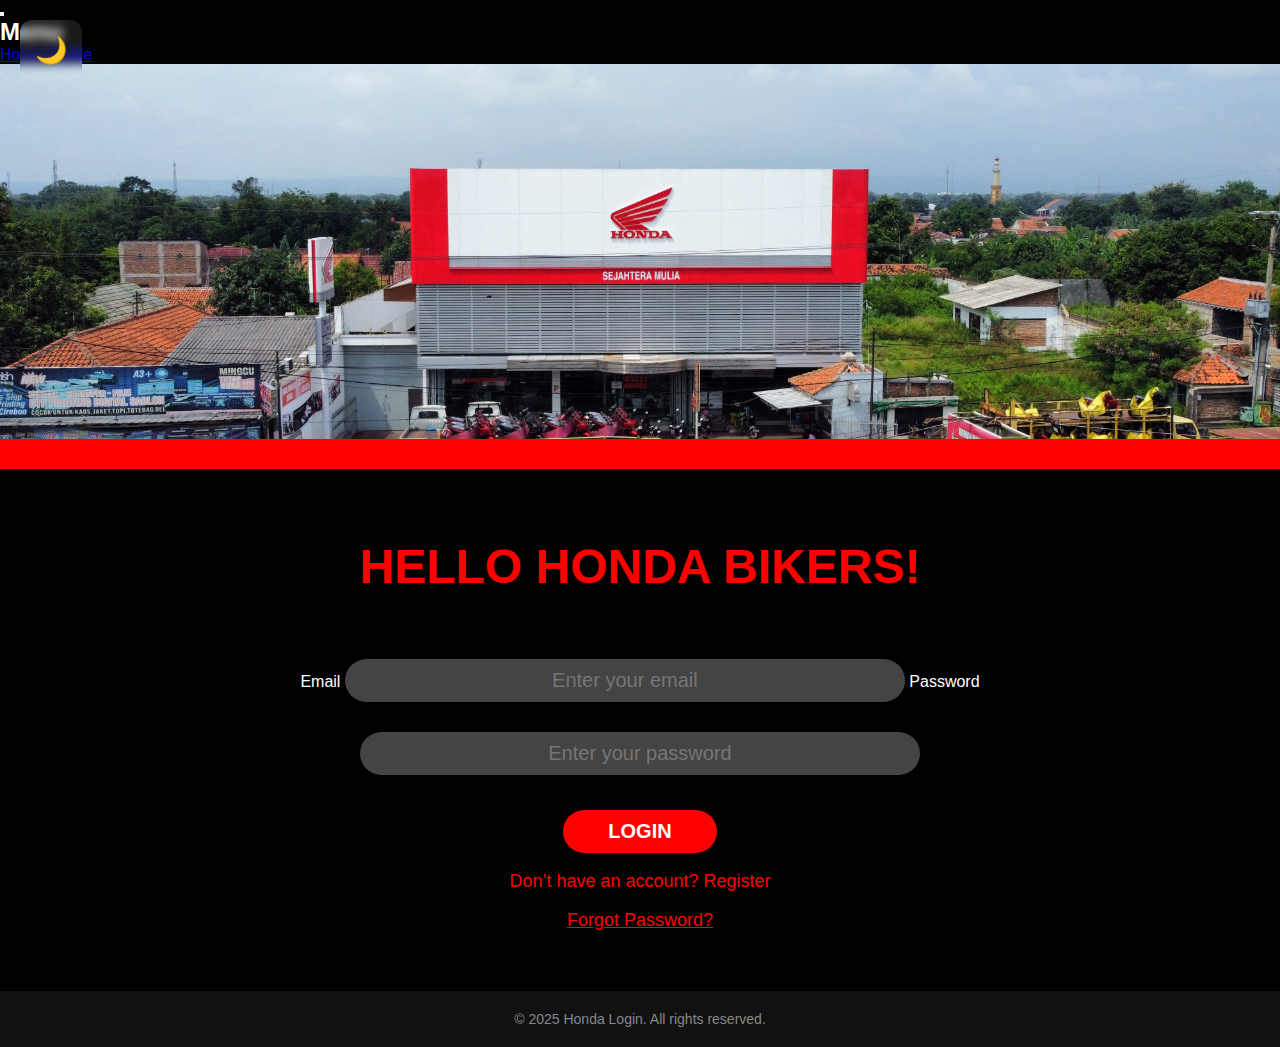
<file: index.html>
<!DOCTYPE html>
<html lang="en">
<head>
    <meta charset="UTF-8" />
    <meta name="viewport" content="width=device-width, initial-scale=1.0" />
    <title>Honda Login</title>
    <link href='https://cdn.boxicons.com/3.0.6/fonts/basic/boxicons.min.css' rel='stylesheet'>
    <link rel="stylesheet" href="style.css" />
</head>

<body>

    <!-- sidebar button -->
    <button id="sidebar-toggle"><i class='bx bx-menu'></i></button>

    <!-- sidebar -->
    <div id="sidebar">
        <h2 class="sidebar-title">Menu</h2>

        <a href="index.html" class="sidebar-item">Home</a>
        <a href="profile.html" class="sidebar-item">Profile</a>

        <!-- dark mode button -->
        <button id="mode-toggle" class="sidebar-btn">🌙 Dark Mode</button>
    </div>

    <!-- overlay -->
    <div id="overlay"></div>

    <!-- honda image -->
    <header class="header-img"></header>

    <!-- login -->
    <main class="login-container">
        <h1>HELLO HONDA BIKERS!</h1>
        <form class="form" action="main.html" method="GET">
            <label class="input-label">Email</label>
            <input type="email" class="input-box" placeholder="Enter your email" required>
            <label class="input-label">Password</label>
            <input type="password" class="input-box" placeholder="Enter your password" required>

            <button class="login-btn" type="submit">LOGIN</button>
        </form>

        <a href="register.html" class="register-link">Don’t have an account? Register</a>
        <a href="forgot-password.html" class="forgot-link">Forgot Password?</a>
    </main>

    <!-- footer -->
    <footer class="site-footer">
        <p>&copy; 2025 Honda Login. All rights reserved.</p>
    </footer>
    <script src="script.js"></script>

</body>
</html>
</file>
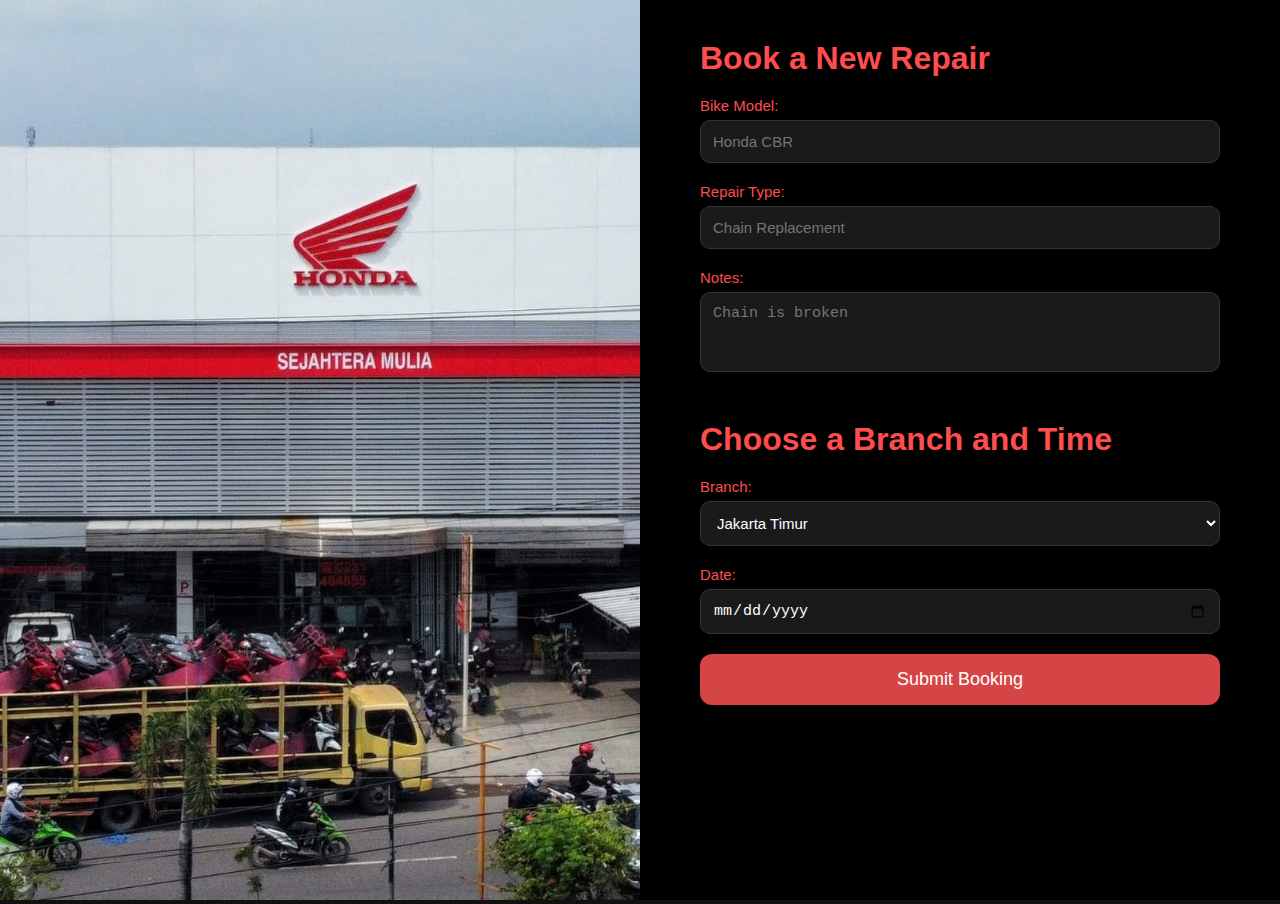
<file: Booking page.html>
<!DOCTYPE html>
<html lang="en">
<head>
  <meta charset="UTF-8" />
  <meta name="viewport" content="width=device-width, initial-scale=1.0" />
  <title>Repair Booking</title>
  <link rel="stylesheet" href="Booking page.css
  " />
</head>
<body>
    <div class="image-container">
        <img src="images/honda.jpg" alt="Honda Service Center">
    </div>

    <div class="container">
    <h2>Book a New Repair</h2>

    <label>Bike Model:</label>
    <input type="text" placeholder="Honda CBR" />

    <label>Repair Type:</label>
    <input type="text" placeholder="Chain Replacement" />

    <label>Notes:</label>
    <textarea placeholder="Chain is broken"></textarea>

    <h2 style="margin-top: 25px;">Choose a Branch and Time</h2>

    <label>Branch:</label>
    <select class="dropdown">
    <option value="jakarta">Jakarta Timur</option>
    <option value="bandung">Bandung Selatan</option>
    </select>

    <label>Date:</label>
    <input type="date" class="dropdown" />

    <button class="submit-btn" onclick="window.location.href='main.html'">Submit Booking</button>
</div>
</body>
</html>
</file>
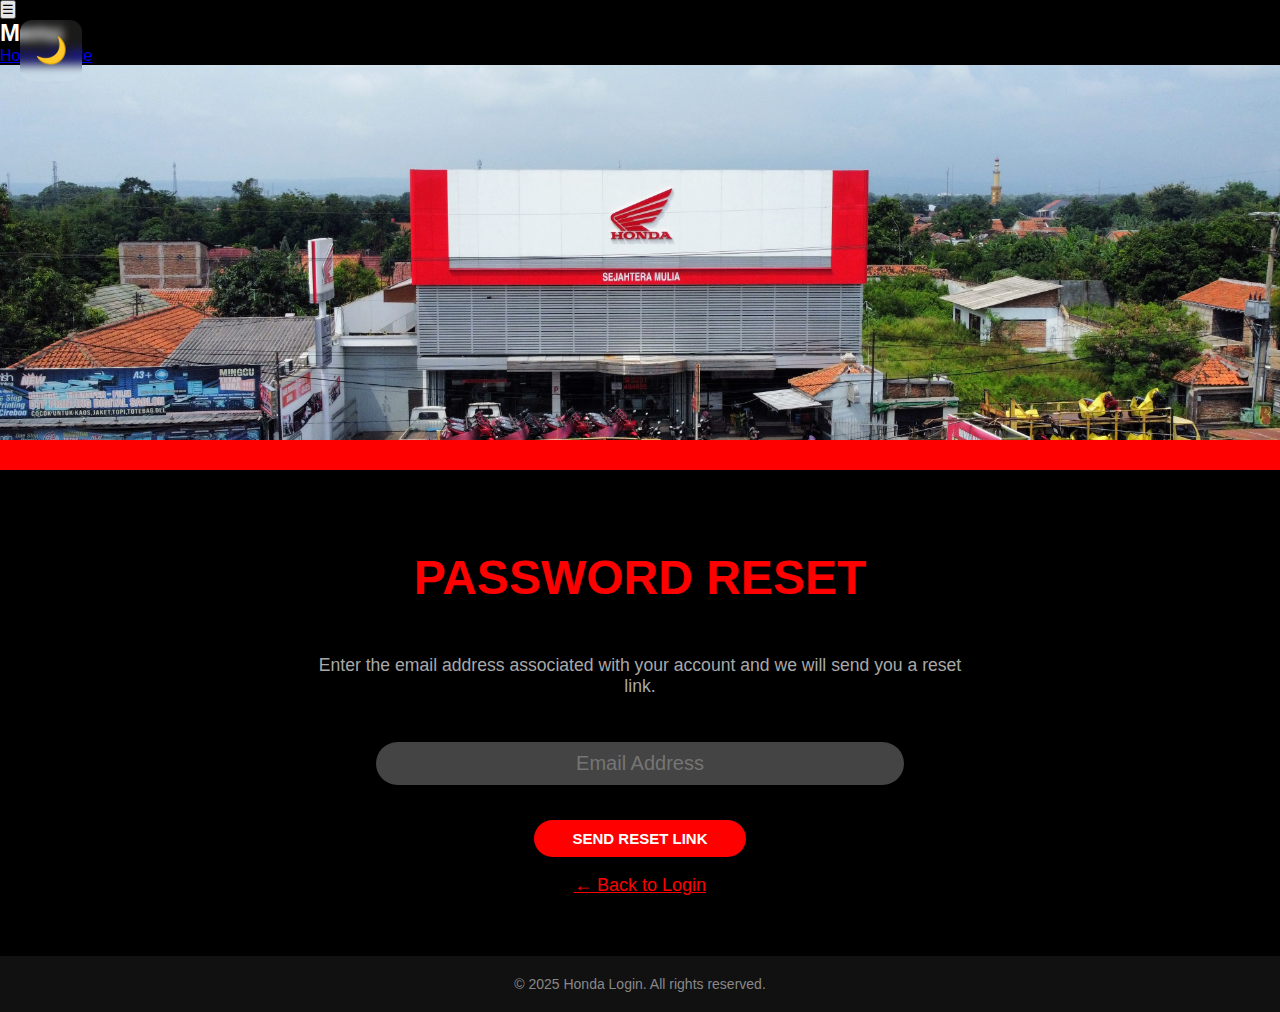
<file: forgot-password.html>
<!DOCTYPE html>
<html lang="en">
<head>
    <meta charset="UTF-8" />
    <meta name="viewport" content="width=device-width, initial-scale=1.0" />
    <title>Honda Forgot Password</title>
    <link rel="stylesheet" href="style.css" />
    <link rel="stylesheet" href="forgot-password.css" />
</head>

<body>

    <!-- SIDEBAR TOGGLE BUTTON -->
<button id="sidebar-toggle">☰</button>

<!-- SIDEBAR -->
<div id="sidebar">
    <h2 class="sidebar-title">Menu</h2>

    <a href="index.html" class="sidebar-item">Home</a>
    <a href="profile.html" class="sidebar-item">Profile</a>

    <!-- Dark Mode Button -->
    <button id="mode-toggle" class="sidebar-btn">🌙 Dark Mode</button>
</div>

<!-- overlay when sidebar is being open -->
<div id="overlay"></div>

    <!-- header -->
    <header class="header-img">
    </header>
    
    <!-- diagonal redline -->
    <div class="diagonal"></div>

    <!-- forgot password -->
    <main class="forgot-container login-container">
        <h1>PASSWORD RESET</h1>
        <p class="instruction-text">Enter the email address associated with your account and we will send you a reset link.</p>

        <form class="form">
            <input type="email" class="input-box" placeholder="Email Address" required>
            
            <button class="login-btn" type="submit">SEND RESET LINK</button>
        </form>

        <a href="index.html" class="back-link">← Back to Login</a>
    </main>
    
    <!-- footer -->
    <footer class="site-footer">
        <p>&copy; 2025 Honda Login. All rights reserved.</p>
    </footer>

    <!-- scripts -->
    <script src="script.js"></script>
    <script src="forgot-password.js"></script>
</body>
</html>
</file>
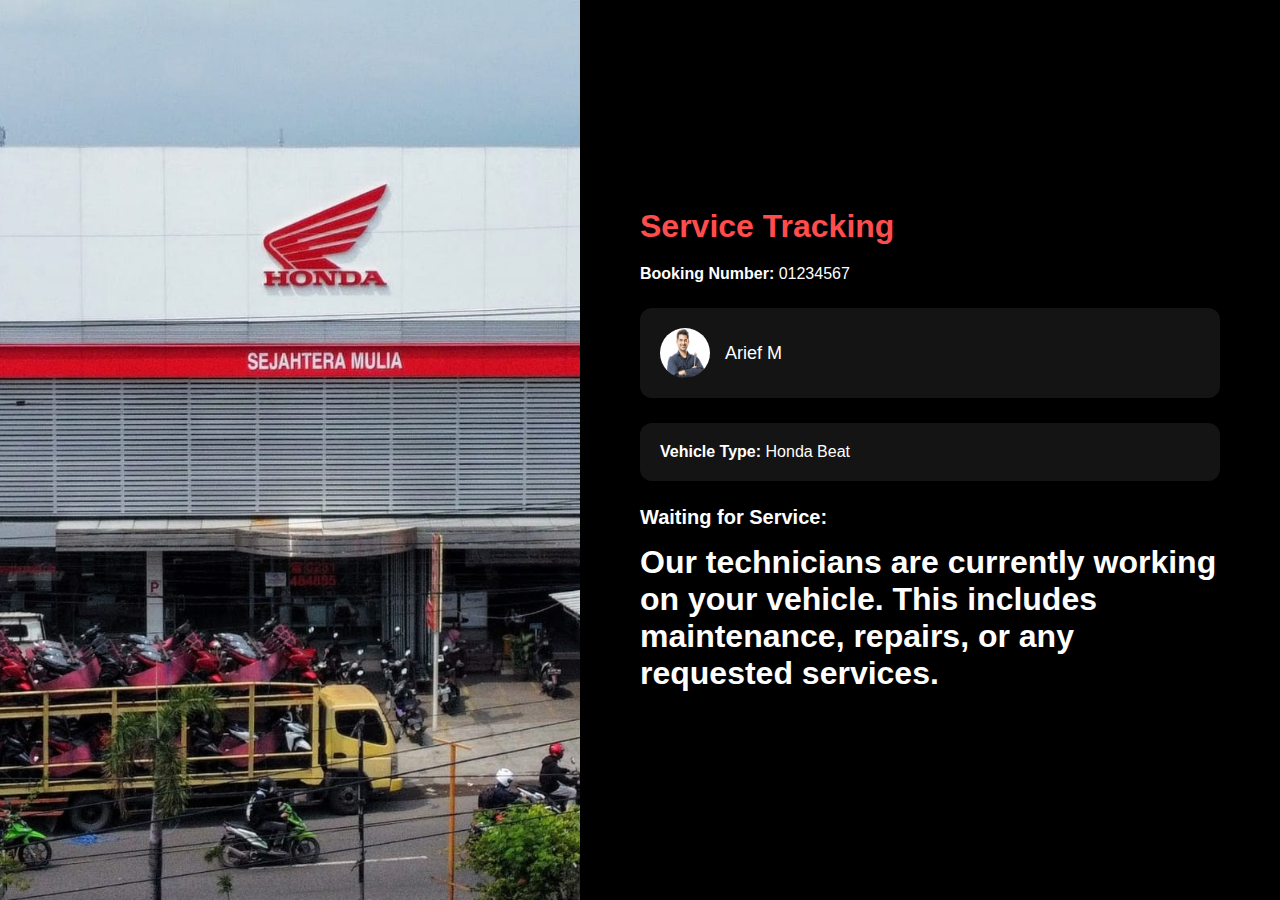
<file: In service.html>
<!DOCTYPE html>
<html lang="en">
<head>
<meta charset="UTF-8">
<meta name="viewport" content="width=device-width, initial-scale=1.0">
<title>Service Tracking</title>
<link rel="stylesheet" href="In service.css">
<link rel="stylesheet" href="cecil-light.css">


</head>
<body>
<div class="container">

    <div class="image-container">
        <img src="images/honda.jpg" alt="Honda Service Center">
    </div>
    
    <div class="card">
        <h2>Service Tracking</h2>
        <p><strong>Booking Number:</strong> 01234567</p>
        
        <div class="mechanic-box">
            <div class="mechanic-info">
                <img src="images/mechanic.jpg" alt="Mechanic">
                <span>Arief M</span>
            </div>
        </div>
        
        <div class="vehicle-box">
            <p><strong>Vehicle Type:</strong> Honda Beat</p>
        </div>
        
        <h3>Waiting for Service:</h3>
        <h1>Our technicians are currently working on your vehicle. This includes maintenance, repairs, or any requested services.</h1>
        


        </div>
    </div>
</div>
</body>

<script>
    const savedMode = localStorage.getItem('theme'); 
    if (savedMode === 'light') {
        console.log("enabling light mode")
        document.body.classList.add('light-mode');
    }
</script>

</html>
</file>
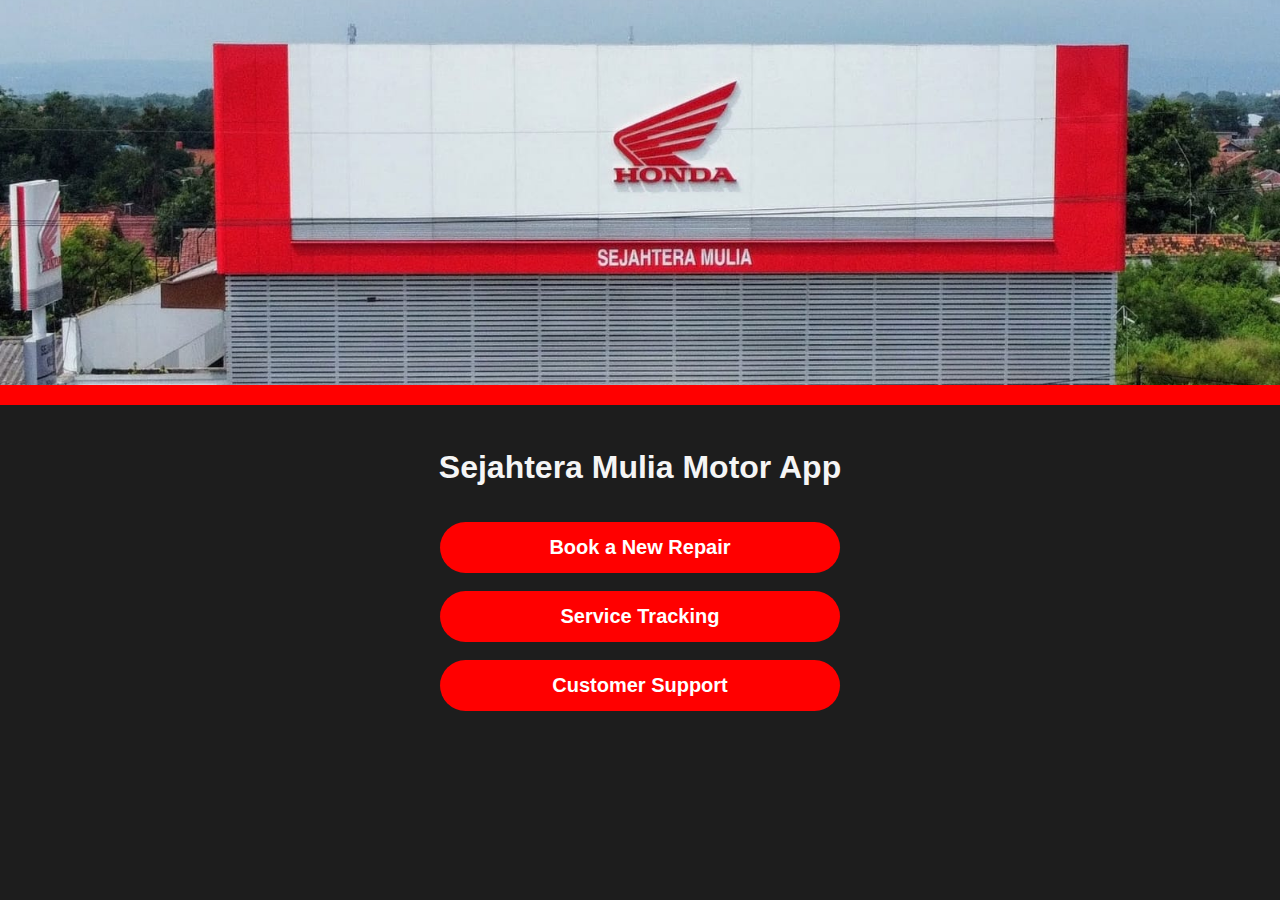
<file: main.html>
<!DOCTYPE html>
<html lang="en">

<head>
    <meta charset="UTF-8">
    <meta name="viewport" content="width=device-width, initial-scale=1.0">
    <link rel="stylesheet" href="styles.css">
    <title>Sejahtera Mulia Motor App</title>
</head>

<body style="text-align: center;">
    <img src="media/shop.jpg" alt="Site Banner" class="banner">
    <h1>Sejahtera Mulia Motor App</h1>
    <br><br>
    <a class="button" href="Booking page.html">Book a New Repair</a>
    <br><br>
    <a class="button" href="Tracking page.html">Service Tracking</a>
    <br><br>
    <a class="button" href="support.html">Customer Support</a>
</body>

</html>
</file>
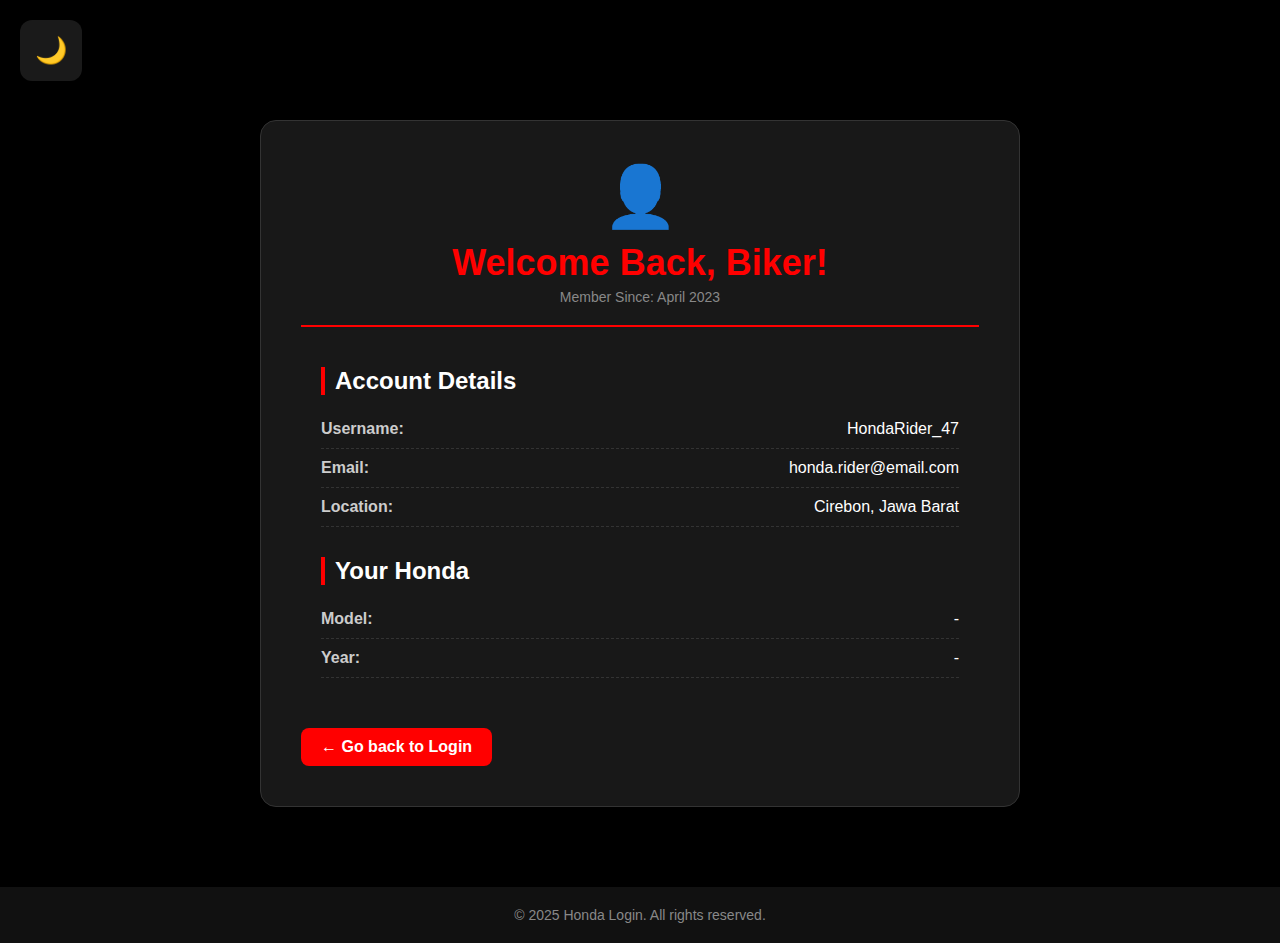
<file: profile.html>
<!DOCTYPE html>
<html lang="en">
<head>
    <meta charset="UTF-8" />
    <meta name="viewport" content="width=device-width, initial-scale=1.0" />
    <title>Honda User Profile</title>
    <!-- Use the main stylesheet for global styles (like body/light-mode) -->
    <link rel="stylesheet" href="style.css" />
    <!-- Link to the specific profile page styles -->
    <link rel="stylesheet" href="profile.css" />
</head>

<body>
    <!-- DARK MODE TOGGLE -->
    <button id="mode-toggle" aria-label="Toggle Dark Mode">🌙</button>

    <main class="profile-container">
        <div class="profile-card">
            <div class="profile-header">
                <span class="profile-icon">👤</span>
                <h1>Welcome Back, Biker!</h1>
                <p class="member-since">Member Since: April 2023</p>
            </div>
            
            <section class="user-details">
                <h2>Account Details</h2>
                <div class="detail-row">
                    <span class="label">Username:</span>
                    <span class="value">HondaRider_47</span>
                </div>
                <div class="detail-row">
                    <span class="label">Email:</span>
                    <span class="value">honda.rider@email.com</span>
                </div>
                <div class="detail-row">
                    <span class="label">Location:</span>
                    <span class="value">Cirebon, Jawa Barat</span>
                </div>
            </section>

            <section class="bike-info">
                <h2>Your Honda</h2>
                <div class="bike-details">
                    <span class="label">Model:</span>
                    <span class="value">-</span>
                </div>
                <div class="bike-details">
                    <span class="label">Year:</span>
                    <span class="value">-</span>
                </div>
            </section>

            <a href="index.html" class="back-link">← Go back to Login</a>
        </div>
    </main>
    
    <!-- FOOTER -->
    <footer class="site-footer">
        <p>&copy; 2025 Honda Login. All rights reserved.</p>
    </footer>

    <!-- Use the main script for dark mode functionality -->
    <script src="script.js"></script>
    <script src="profile.js"></script>
</body>
</html>
</file>
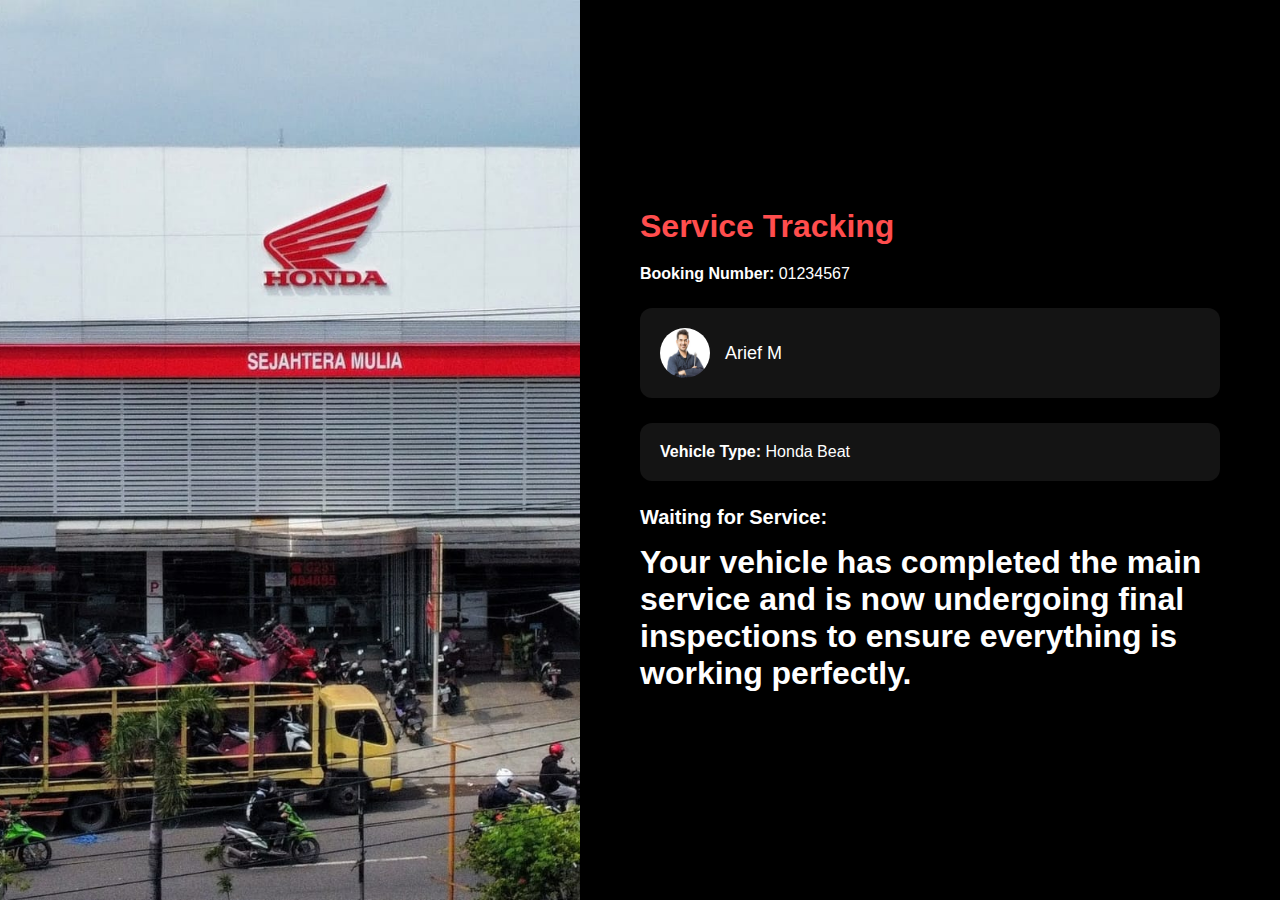
<file: Quality Check.html>
<!DOCTYPE html>
<html lang="en">
<head>
<meta charset="UTF-8">
<meta name="viewport" content="width=device-width, initial-scale=1.0">
<title>Service Tracking</title>
<link rel="stylesheet" href="Quality Check.css">
<link rel="stylesheet" href="cecil-light.css">

</head>
<body>
<div class="container">

    <div class="image-container">
        <img src="images/honda.jpg" alt="Honda Service Center">
    </div>
    

    <div class="card">
        <h2>Service Tracking</h2>
        <p><strong>Booking Number:</strong> 01234567</p>
        
        <div class="mechanic-box">
            <div class="mechanic-info">
                <img src="images/mechanic.jpg" alt="Mechanic">
                <span>Arief M</span>
            </div>
        </div>
        
        <div class="vehicle-box">
            <p><strong>Vehicle Type:</strong> Honda Beat</p>
        </div>
        
        <h3>Waiting for Service:</h3>
        <h1>Your vehicle has completed the main service and is now undergoing final inspections to ensure everything is working perfectly.</h1>

        </div>
    </div>
</div>
</body>

<script>
    const savedMode = localStorage.getItem('theme'); 
    if (savedMode === 'light') {
        console.log("enabling light mode")
        document.body.classList.add('light-mode');
    }
</script>

</html>
</file>
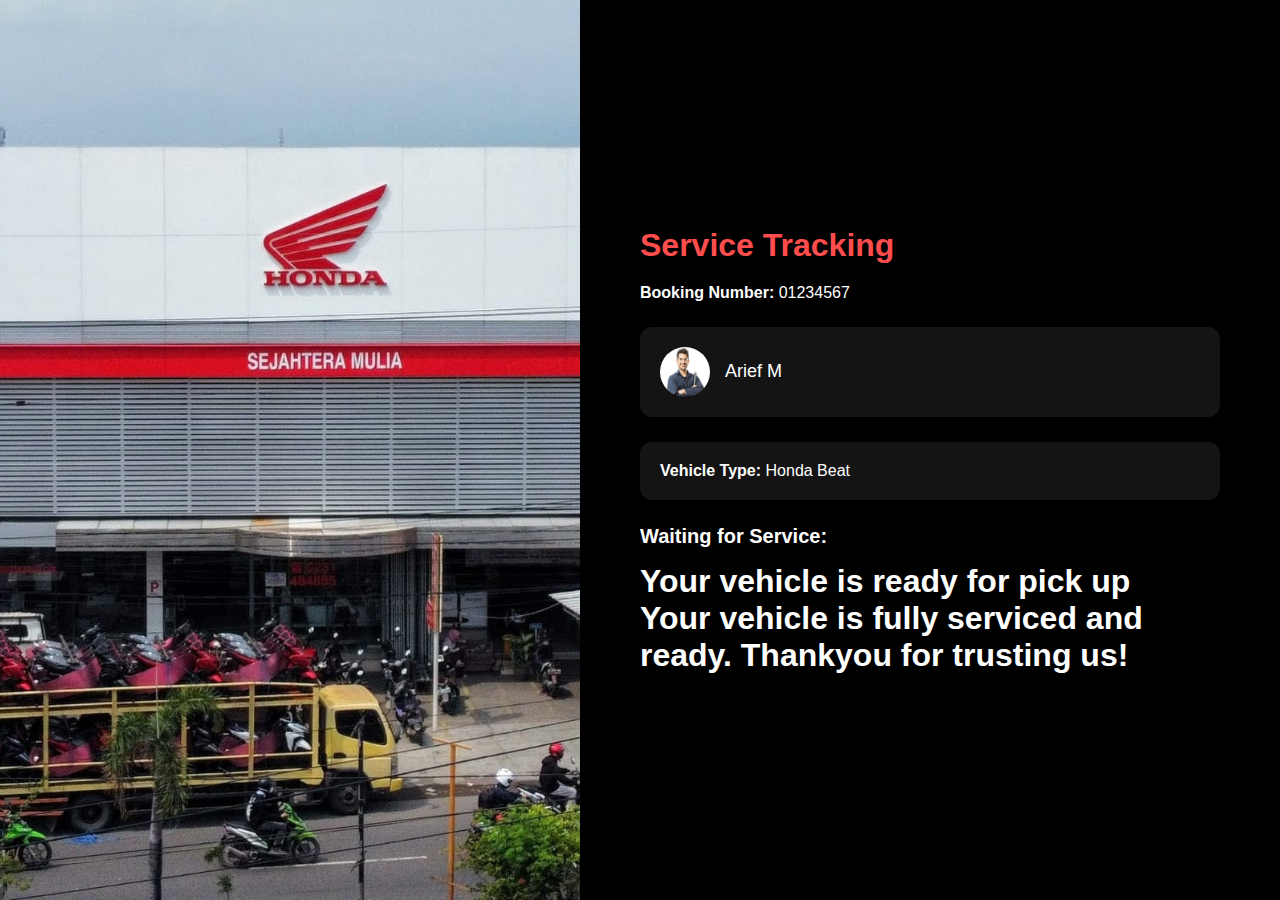
<file: Ready.html>
<!DOCTYPE html>
<html lang="en">
<head>
<meta charset="UTF-8">
<meta name="viewport" content="width=device-width, initial-scale=1.0">
<title>Service Tracking</title>
<link rel="stylesheet" href="Ready.css">
</head>
<body>
<div class="container">

    <div class="image-container">
        <img src="images/honda.jpg" alt="Honda Service Center">
    </div>
    

    <div class="card">
        <h2>Service Tracking</h2>
        <p><strong>Booking Number:</strong> 01234567</p>
        
        <div class="mechanic-box">
            <div class="mechanic-info">
                <img src="images/mechanic.jpg" alt="Mechanic">
                <span>Arief M</span>
            </div>
        </div>
        
        <div class="vehicle-box">
            <p><strong>Vehicle Type:</strong> Honda Beat</p>
        </div>
        
        <h3>Waiting for Service:</h3>
        <h1>Your vehicle is ready for pick up</h1>
        <h1>Your vehicle is fully serviced and ready. Thankyou for trusting us!</h1>

        </div>
    </div>
</div>
</body>
</html>
</file>
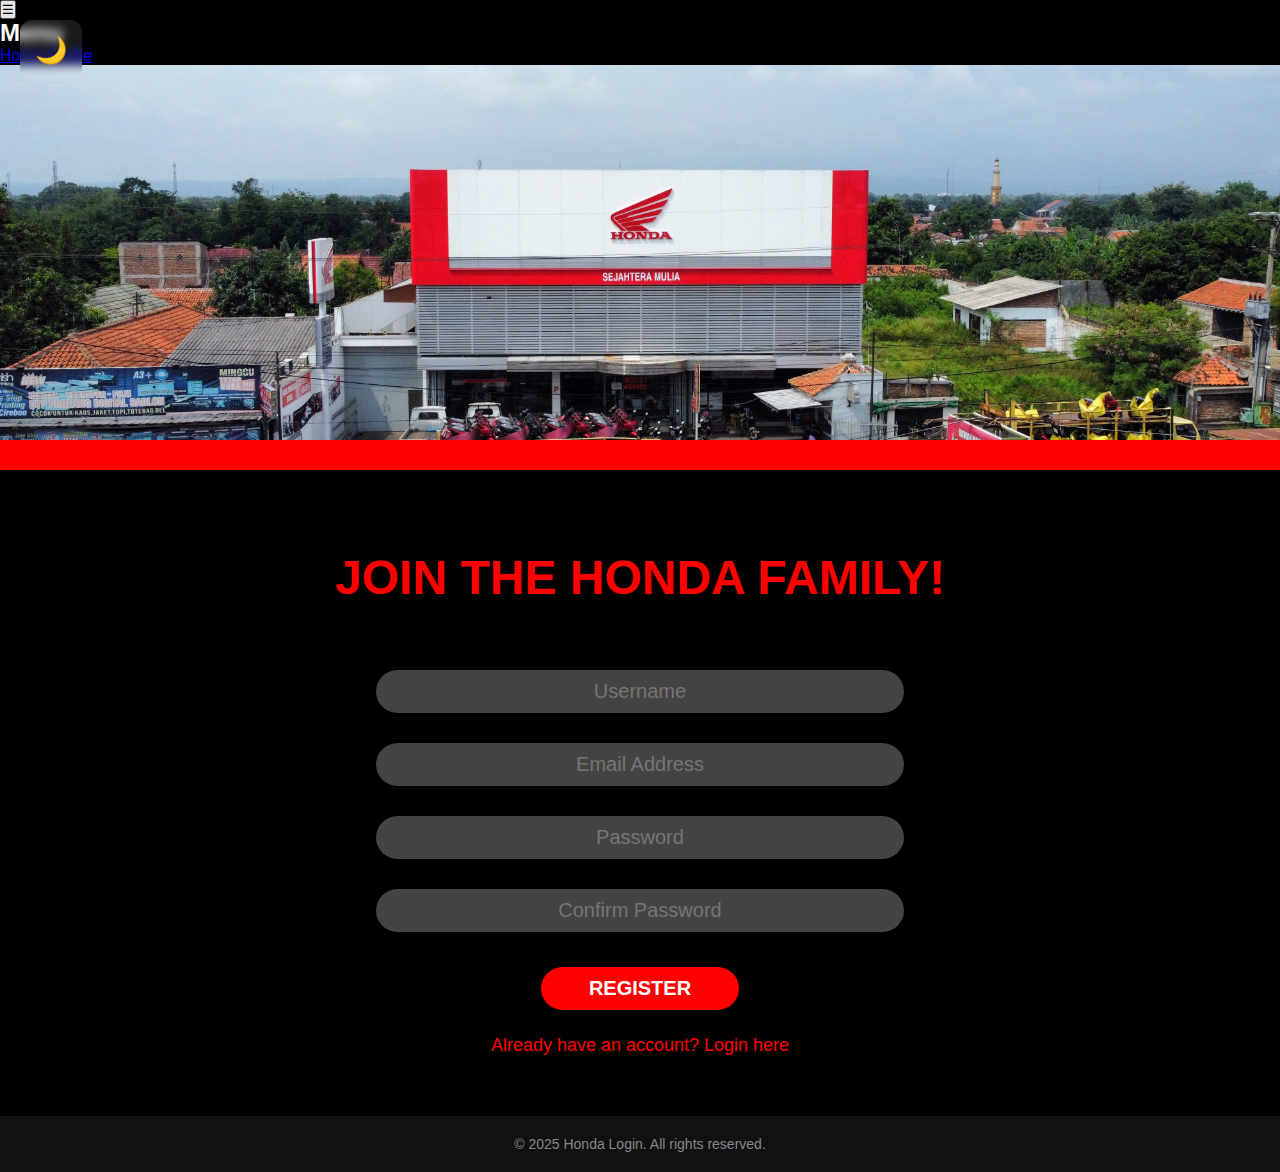
<file: register.html>
<!DOCTYPE html>
<html lang="en">
<head>
    <meta charset="UTF-8" />
    <meta name="viewport" content="width=device-width, initial-scale=1.0" />
    <title>Honda Register</title>
    <link rel="stylesheet" href="style.css" />
    <link rel="stylesheet" href="register.css" />
</head>

<body>

    <!-- SIDEBAR TOGGLE BTN -->
<button id="sidebar-toggle">☰</button>

<!-- SIDEBAR -->
<div id="sidebar">
    <h2 class="sidebar-title">Menu</h2>

    <a href="index.html" class="sidebar-item">Home</a>
    <a href="profile.html" class="sidebar-item">Profile</a>

    <button id="mode-toggle" class="sidebar-btn">🌙 Dark Mode</button>
</div>

<!-- OVERLAY -->
<div id="overlay"></div>


    <!-- HEADER -->
    <header class="header-img">
    </header>
    
    <!-- RED DIAGONAL STRIP -->
    <div class="diagonal"></div>

    <!-- REGISTER AREA -->
    <main class="register-container login-container">
        <h1>JOIN THE HONDA FAMILY!</h1>

        <form class="form">
            <input type="text" class="input-box" placeholder="Username" required>
            <input type="email" class="input-box" placeholder="Email Address" required>
            <input type="password" class="input-box" placeholder="Password" required>
            <input type="password" class="input-box" placeholder="Confirm Password" required>
            <button class="login-btn" type="submit">REGISTER</button>
        </form>

        <a href="index.html" class="register-link">Already have an account? Login here</a>
    </main>
    
    <!-- FOOTER -->
    <footer class="site-footer">
        <p>&copy; 2025 Honda Login. All rights reserved.</p>
    </footer>

    <!-- Scripts -->
    <script src="script.js"></script>
    <script src="register.js"></script>
</body>
</html>
</file>
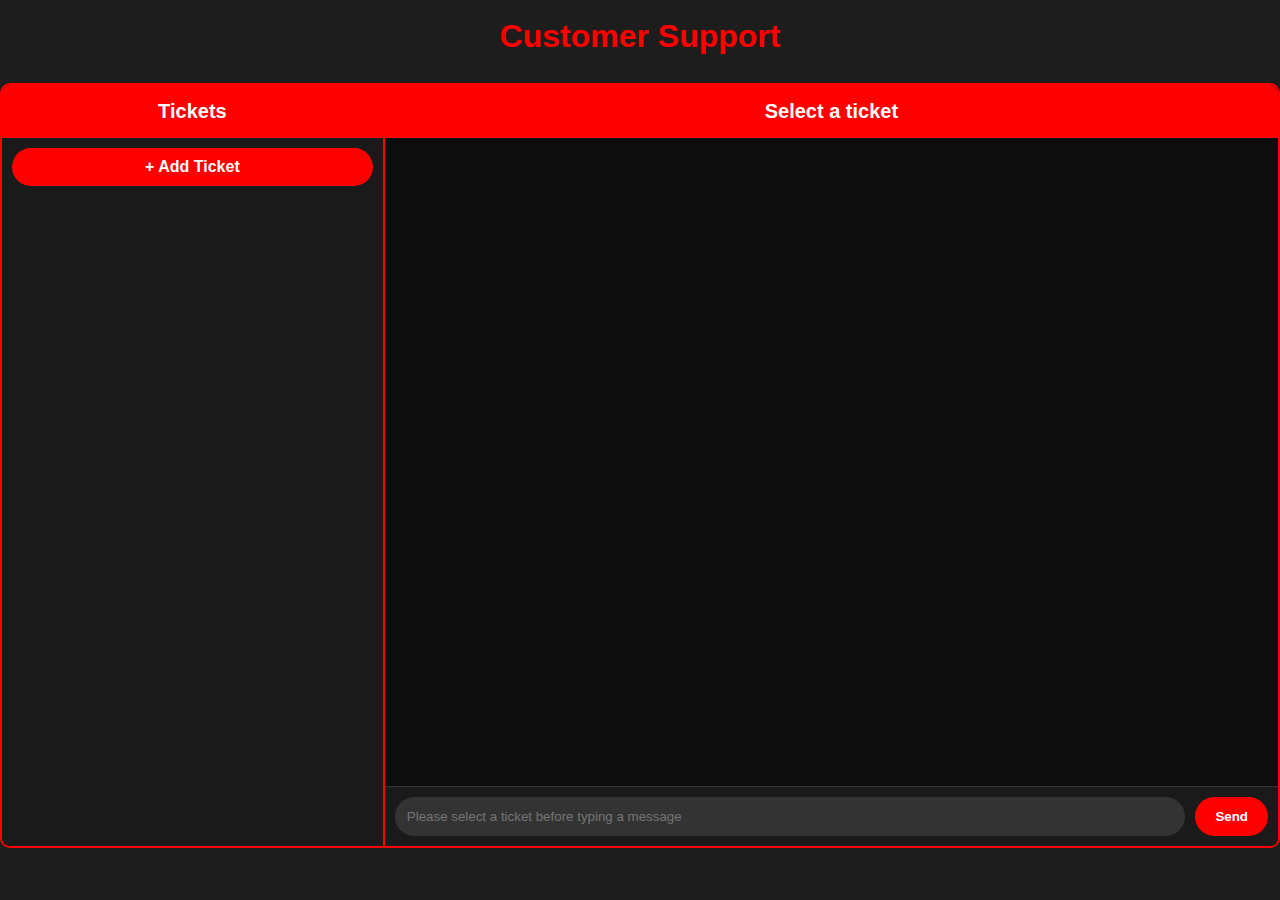
<file: support.html>
<!DOCTYPE html>
<html lang="en">

<head>
    <meta charset="UTF-8">
    <meta name="viewport" content="width=device-width, initial-scale=1.0">
    <link rel="stylesheet" href="styles.css">
    <link rel="stylesheet" href="support.css">
    <title>Customer Support</title>
</head>

<body>
    <div id="head">
        <br>
        <h1 style="color:red; margin-bottom:10px;">Customer Support</h1>
        <br>
    </div>

    <div class="container">
        <div class="sidebar">
            <div class="sidebar-header">Tickets</div>
            <div class="addTicket" id="addTicketBtn">+ Add Ticket</div>
            <div class="ticket-list" id="ticketList"></div>
        </div>

        <div class="chat-area">
            <div class="chat-header" id="chatHeader">Select a ticket</div>
            <div id="chatWindow"></div>

            <div class="inputBar">
                <input type="text" id="chatInput" placeholder="Please select a ticket before typing a message" disabled>
                <button id="sendBtn" disabled>Send</button>
            </div>
        </div>
    </div>

    <script src="support.js"></script>
</body>

</html>
</file>
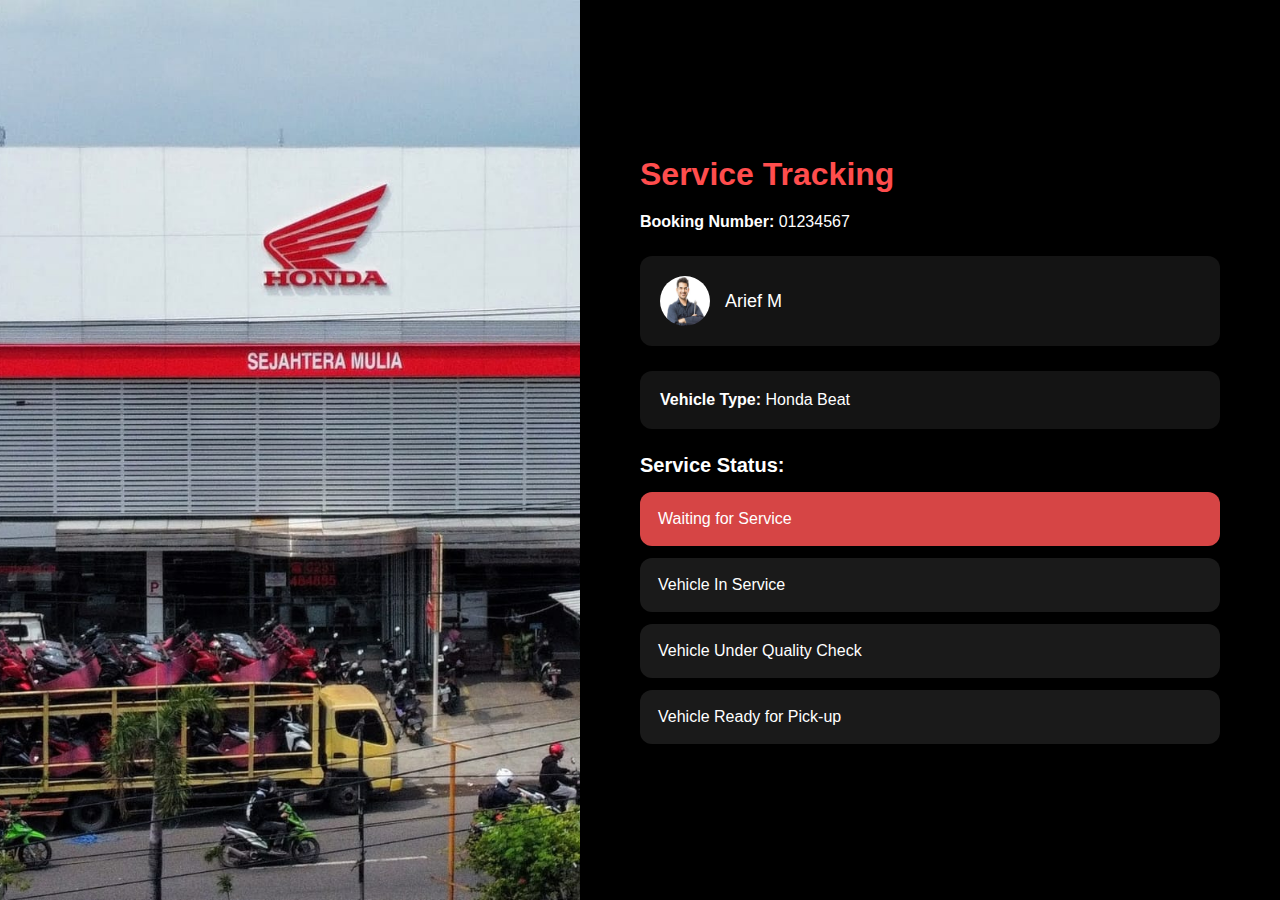
<file: Tracking page.html>
<!DOCTYPE html>
<html lang="en">
<head>
<meta charset="UTF-8">
<meta name="viewport" content="width=device-width, initial-scale=1.0">
<title>Service Tracking</title>
<link rel="stylesheet" href="Tracking page.css">
</head>
<body>
<div class="container">

    <div class="image-container">
        <img src="images/honda.jpg" alt="Honda Service Center">
    </div>
    

    <div class="card">
        <h2>Service Tracking</h2>
        <p><strong>Booking Number:</strong> 01234567</p>
        
        <div class="mechanic-box">
            <div class="mechanic-info">
                <img src="images/mechanic.jpg" alt="Mechanic">
                <span>Arief M</span>
            </div>
        </div>
        
        <div class="vehicle-box">
            <p><strong>Vehicle Type:</strong> Honda Beat</p>
        </div>
        
        <h3>Service Status:</h3>
        <div class="status-list">
            <a href="waiting.html" class="status active">Waiting for Service</a>
            <a href="In service.html" class="status">Vehicle In Service</a>
            <a href="Quality Check.html" class="status">Vehicle Under Quality Check</a>
            <a href="Ready.html" class="status">Vehicle Ready for Pick-up</a>
        </div>
    </div>
</div>
</body>
</html>
</file>
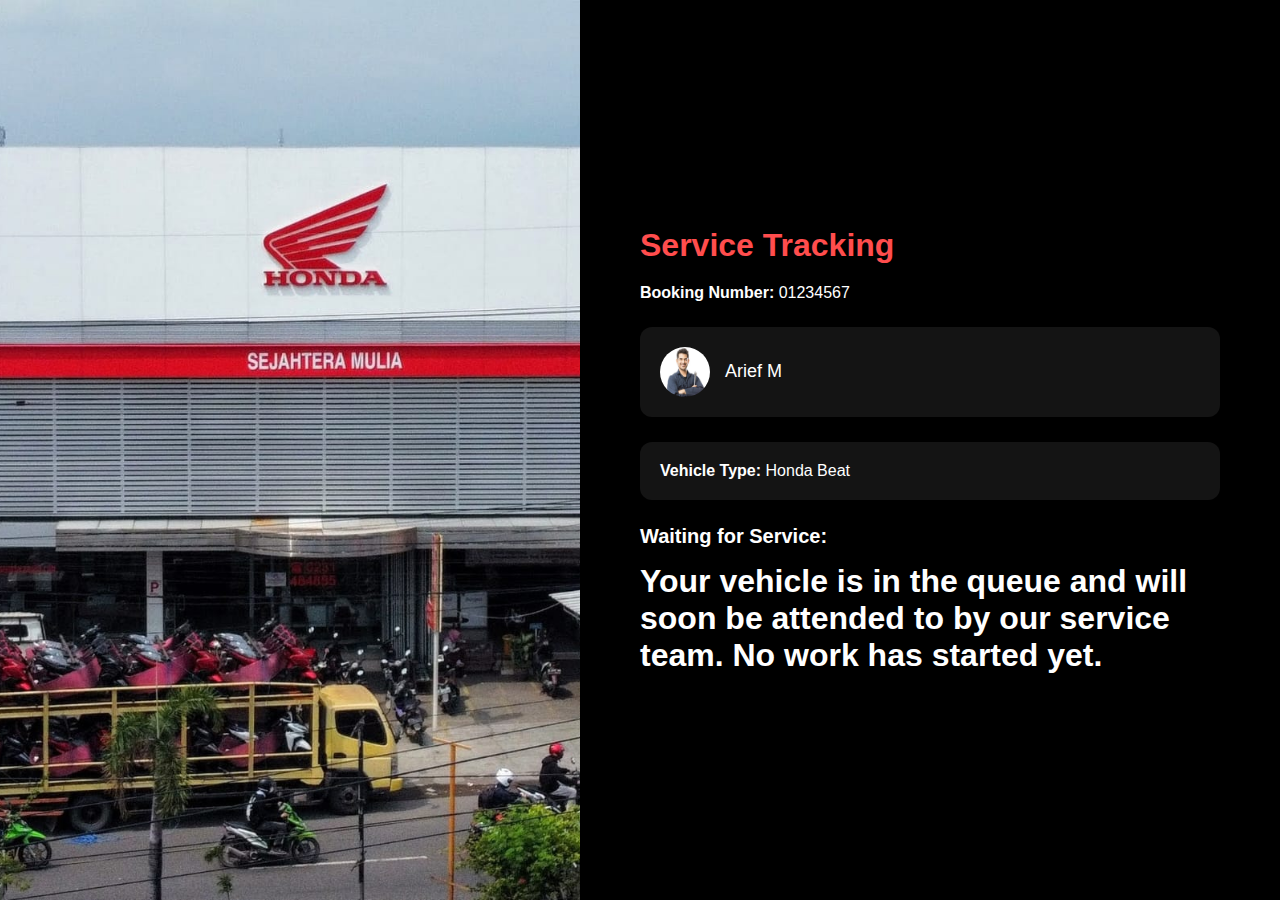
<file: waiting.html>
<!DOCTYPE html>
<html lang="en">
<head>
<meta charset="UTF-8">
<meta name="viewport" content="width=device-width, initial-scale=1.0">
<title>Service Tracking</title>
<link rel="stylesheet" href="waiting.css">
<link rel="stylesheet" href="cecil-light.css">

</head>
<body>
<div class="container">

    <div class="image-container">
        <img src="images/honda.jpg" alt="Honda Service Center">
    </div>
    

    <div class="card">
        <h2>Service Tracking</h2>
        <p><strong>Booking Number:</strong> 01234567</p>
        
        <div class="mechanic-box">
            <div class="mechanic-info">
                <img src="images/mechanic.jpg" alt="Mechanic">
                <span>Arief M</span>
            </div>
        </div>
        
        <div class="vehicle-box">
            <p><strong>Vehicle Type:</strong> Honda Beat</p>
        </div>
        
        <h3>Waiting for Service:</h3>
        <h1>Your vehicle is in the queue and will soon be attended to by our service team. No work has started yet.</h1>
    


        </div>
    </div>
</div>
</body>

<script>
    const savedMode = localStorage.getItem('theme'); 
    if (savedMode === 'light') {
        console.log("enabling light mode")
        document.body.classList.add('light-mode');
    }
</script>

</html>
</file>
<file: style.css>
/* GLOBAL STYLES */
* {
    margin: 0;
    padding: 0;
    box-sizing: border-box;
}

body {
    background: #000;
    font-family: Arial, sans-serif;
    color: white;
    overflow-x: hidden;
}

/* DARK MODE BUTTON */
#mode-toggle {
    position: fixed;
    top: 20px;
    left: 20px;
    z-index: 999;
    background: rgba(255,255,255,0.1);
    border: none;
    padding: 15px;
    border-radius: 12px;
    font-size: 26px;
    cursor: pointer;
    backdrop-filter: blur(5px);
}
/* === HEADER IMAGE === */
.header-img {
    width: 100%;
    height: 45vh;
    background-image: url("honda.jpg"); 
    background-position: 50% 40%; 
    background-size: cover;
    background-repeat: no-repeat;
    position: relative;
    border-bottom: 30px red solid;
}

/* DIAGONAL STRIP */

/* LOGIN CONTAINER */
.login-container {
    width: 100%;
    max-width: 700px;
    margin: 80px auto 60px;
    text-align: center;
}

.login-container h1 {
    color: red;
    font-size: 48px;
    font-weight: bold;
    margin-bottom: 50px;
}

/* INPUT BOXES */
.input-box {
    width: 80%;
    padding: 10px;
    margin: 15px 0;
    border: none;
    border-radius: 30px;
    background: #444;
    color: #fff;
    font-size: 20px;
    outline: none;
    text-align: center; }

/* LOGIN BUTTON */
.login-btn {
    width: 20%;
    height: auto;
    padding: 10px;
    margin-top: 20px;
    border: none;
    border-radius: 60px;
    background: red;
    color: white;
    font-size: 20px;
    font-weight: bold;
    cursor: pointer;
}

.login-btn:hover {
    opacity: 0.85;
}

/* REGISTER LINK */
.register-link {
    display: block;
    color: #ccc;
    margin-top: 25px;
    font-size: 18px;
    text-decoration: none;
}

.register-link:hover {
    color: white;
}

/* === LIGHT MODE STYLES === */
body.light-mode {
    background: #fff; 
    color: #000;      
}

body.light-mode .login-container h1 {
    color: #000; 
}

body.light-mode .input-box {
    background: #eee; 
    color: #000;
}

body.light-mode #mode-toggle {
    background: rgba(0,0,0,0.1); 
}


body.light-mode .login-btn {
    background: #f00; 
    color: #fff;
}


body.light-mode .register-link {
    color: #555; 
}

body.light-mode .register-link:hover {
    color: #000; 
}


.site-footer {
    padding: 20px 0;
    text-align: center;
    background: #111; 
    color: #888; 
    font-size: 14px;
    z-index: 100;
}
body.light-mode .site-footer {
    background: #f0f0f0; 
    color: #444; 
}
body.light-mode .profile-link {
    background: rgba(0, 0, 0, 0.1); 
}
/* PROFILE ICON LINK */
.profile-link {
    position: fixed; 
    top: 20px;
    right: 20px; 
    z-index: 999;
    
    
    background: rgba(255, 255, 255, 0.1);
    border: none;
    padding: 15px;
    border-radius: 12px;
    font-size: 26px; 
    text-decoration: none; 
    cursor: pointer;
    backdrop-filter: blur(5px);
    color: white; 
}
/* --- LOGIN CONTAINER LINK STYLING --- */

/* 1. GENERAL LINK */
.login-container a {
    display: block;
    margin-top: 18px;
    font-size: 18px; 
}

/* 2. REGISTER LINK */
.register-link {
    color: red; 
    text-decoration: none; 
}

.register-link:hover {
    color: white;
}

/* 3. FORGOT PASSWORD LINK */
.forgot-link {
    color: red; 
    text-decoration: underline; 
}

.forgot-link:hover {
    color: white; 
}


/* Light Mode: Register Link */
body.light-mode .register-link {
    color: red; 
}

body.light-mode .register-link:hover {
    color: black; 
}

/* Light Mode: Forgot Password Link */
body.light-mode .forgot-link {
    color: red; 
}

body.light-mode .forgot-link:hover {
    color: #000; 
}

/* === 1. Extra Small Phones (≤ 480px) === */
@media (max-width: 480px) {
    .header-img {
        height: 30vh;
        background-position: center;
    }

    .login-container {
        margin: 40px auto 40px;
        padding: 0 15px;
    }

    .login-container h1 {
        font-size: 28px;
        margin-bottom: 25px;
    }

    .input-box {
        width: 100%;
        font-size: 16px;
    }

    .login-btn {
        width: 60%;
        font-size: 18px;
    }
}

/* === 2. Small Phones (≤ 600px) === */
@media (max-width: 600px) {
    .header-img {
        height: 35vh;
    }

    .login-container h1 {
        font-size: 32px;
    }

    .input-box {
        width: 90%;
    }

    .login-btn {
        width: 50%;
    }
}

/* === 3. Tablets (≤ 768px) === */
@media (max-width: 768px) {
    .header-img {
        height: 40vh;
    }

    .login-container {
        margin: 60px auto 50px;
    }

    .login-container h1 {
        font-size: 40px;
    }

    .input-box {
        width: 85%;
        font-size: 18px;
    }

    .login-btn {
        width: 35%;
    }
}

/* === 4. Small Laptops (≤ 1024px) === */
@media (max-width: 1024px) {
    .header-img {
        height: 42vh;
    }

    .login-container h1 {
        font-size: 44px;
    }

    .login-btn {
        width: 25%;
    }
}

/* === 5. Medium / Large Laptops (≤ 1280px) === */
@media (max-width: 1280px) {
    .login-container {
        margin: 70px auto 60px;
    }

    .login-btn {
        width: 22%;
    }
}
</file>
<file: Booking page.css>
* {
    margin: 0;
    padding: 0;
    box-sizing: border-box;
}

body {
    background: #111;
    font-family: Arial, Helvetica, sans-serif;
    color: #fff;
    min-height: 100vh;
    display: flex;
    flex-direction: row;
    overflow: hidden;
}

.image-container {
    width: 50vw;
    height: 100vh;
}

.image-container img {
    width: 100%;
    height: 100%;
    object-fit: cover;
}


.container {
    width: 50vw;
    height: 100vh;
    overflow-y: auto;
    background: #000;
    padding: 40px 60px;
}

h2 {
    margin-bottom: 20px;
    font-size: 32px;
    color: #ff4d4d;
}

label {
    color: #ff4d4d;
    margin-bottom: 6px;
    font-size: 15px;
    display: block;
}

input,
select,
textarea {
    width: 100%;
    padding: 12px;
    margin-bottom: 20px;
    border-radius: 10px;
    border: 1px solid #333;
    background: #1a1a1a;
    color: #fff;
    font-size: 15px;
}

textarea {
    height: 80px;
    resize: none;
}

.submit-btn {
    width: 100%;
    padding: 15px;
    background: #d64545;
    border: none;
    border-radius: 12px;
    color: #fff;
    font-size: 18px;
    cursor: pointer;
    transition: 0.2s;
}

.submit-btn:hover {
    background: #b83838;
}

/* mobile */
@media (max-width: 768px) {

    body {
        flex-direction: column;
        height: auto;
        overflow-y: auto;
    }

    .image-container {
        width: 100vw;
        height: 40vh;
    }

    .container {
        width: 100vw;
        height: auto;
        padding: 20px;
    }

    h2 {
        font-size: 24px;
    }
}


body.light-mode {
    background: #f4f4f4;
    color: #111;
}

body.light-mode .container {
    background: #ffffff;
}

body.light-mode h2 {
    color: #d64545;
}

body.light-mode label {
    color: #d64545;
}

body.light-mode input,
body.light-mode select,
body.light-mode textarea {
    background: #ffffff;
    color: #111;
    border-color: #ccc;
}

body.light-mode input::placeholder,
body.light-mode textarea::placeholder {
    color: #777;
}

body.light-mode .submit-btn {
    background: #d64545;
    color: white;
}

body.light-mode .submit-btn:hover {
    background: #b83838;
}
</file>
<file: forgot-password.css>
/* --- fgt password page --- */

.forgot-container {
    margin: 80px auto 60px; 
    padding: 0 20px;
}

.instruction-text {
    color: darkgray;
    margin-bottom: 30px;
    font-size: 1.1em;
}


.forgot-container .login-btn {
    width: 30%;
    padding: 10px;
    margin-top: 20px;
    border: none;
    border-radius: 30px;
    background: red;
    color: white;
    font-size: 15px;
    font-weight: bold;
    cursor: pointer;
}


.forgot-container a,
.forgot-container a:link, 
.forgot-container a:visited {
    color: red !important;
}




.back-link {
    display: block; 
    margin-top: 25px;
    font-size: 18px;
    text-decoration: underline;
}

/* --- hover --- */
body .forgot-container .back-link:hover {
    color: white !important; 
}


/* --- light mode settings --- */
body.light-mode .forgot-container a,
body.light-mode .forgot-container a:link, 
body.light-mode .forgot-container a:visited {
    color: black !important; 
}
body.light-mode .forgot-container .back-link:hover {
    color: black !important; 
}
body.light-mode .instruction-text{
    color: black !important; ;
}

/* Light Mode Button Hover */
body.light-mode .forgot-container .login-btn:hover {
    background: darkred;
    color: white; 
}
body.light-mode .forgot-container a,
body.light-mode .forgot-container a:link, 
body.light-mode .forgot-container a:visited {
color: red !important; 
}
body.light-mode .forgot-container .back-link:hover {
color: black !important; 
} 

/* === Small Phones === */
@media (max-width: 600px) {
    .forgot-container {
        margin: 50px auto 50px;
    }

    .forgot-container .login-btn {
        width: 50%;
        font-size: 15px;
    }
}

/* Tablets */
@media (max-width: 768px) {
    .forgot-container {
        margin: 60px auto 55px;
    }

    .instruction-text {
        font-size: 1.05em;
    }

    .forgot-container .login-btn {
        width: 40%;
        font-size: 16px;
    }
}

/* Small Laptops */
@media (max-width: 1024px) {
    .forgot-container .login-btn {
        width: 35%;
    }
}

/* Large Laptops */
@media (max-width: 1280px) {
    .forgot-container .login-btn {
        width: 32%;
    }
}
</file>
<file: In service.css>
* {
    margin: 0;
    padding: 0;
    box-sizing: border-box;
}

body {
    background: #111;
    font-family: Arial, Helvetica, sans-serif;
    color: #fff;
    min-height: 100vh;
    display: flex;
    justify-content: center;
    align-items: center;
    padding: 0;
}


.container {
    width: 100vw;
    height: 100vh;
    display: flex;
    flex-direction: row;
    background: #000;
    overflow: hidden;
}

/* image */
.image-container {
    flex: 1;
    display: flex;
    align-items: center;
    justify-content: center;
    background: #1a1a1a;
}

.image-container img {
    width: 100%;
    height: 100%;
    object-fit: cover;
}

/* Status */
.card {
    flex: 1;
    padding: 40px 60px;
    overflow-y: auto;
    display: flex;
    flex-direction: column;
    justify-content: center;
}

.card h2 {
    margin-bottom: 20px;
    font-size: 32px;
    color: #ff4d4d;
}

.card p {
    font-size: 16px;
    margin-bottom: 25px;
}

/*  Mechanic */
.mechanic-box {
    background: #141414;
    padding: 20px;
    border-radius: 12px;
    margin-bottom: 25px;
}

.mechanic-info {
    display: flex;
    align-items: center;
    gap: 15px;
}

.mechanic-info img {
    width: 50px;
    height: 50px;
    border-radius: 50%;
}

.mechanic-info span {
    font-size: 18px;
}

/* vehicle */

.vehicle-box {
    background: #141414;
    padding: 20px;
    border-radius: 12px;
    margin-bottom: 25px;
}

.vehicle-box p {
    margin: 0;
    font-size: 16px;
}


.card h3 {
    margin-bottom: 15px;
    font-size: 20px;
}

.status-list {
    display: flex;
    flex-direction: column;
    gap: 12px;
}


.status {
    display: block;
    padding: 18px;
    background: #1a1a1a;
    border-radius: 12px;
    text-decoration: none;
    color: #fff;
    font-size: 16px;
    transition: 0.2s ease;
}


.status.active {
    background: #d64545;
}


.status:hover {
    background: #333;
}

/* mobile */
@media (max-width: 768px) {
    .container {
        flex-direction: column;
        height: auto;
        min-height: 100vh;
    }
    
    .image-container {
        height: 40vh;
    }
    
    .card {
        padding: 20px;
    }
    
    .card h2 {
        font-size: 22px;
    }
}
</file>
<file: cecil-light.css>
body.light-mode {
    background: #f4f4f4;
    color: #111;
}

body.light-mode .container {
    background: #ffffff;
}

body.light-mode .image-container {
    background: #eaeaea;
}

body.light-mode .card {
    background: #ffffff;
}

body.light-mode .card h2 {
    color: #d64545;
}

body.light-mode .card p {
    color: #111;
}

body.light-mode .mechanic-box,
body.light-mode .vehicle-box {
    background: #f2f2f2;
}

body.light-mode .mechanic-info span {
    color: #111;
}

body.light-mode .card h3 {
    color: #111;
}

body.light-mode .status {
    background: #f2f2f2;
    color: #111;
}

body.light-mode .status:hover {
    background: #e0e0e0;
}

body.light-mode .status.active {
    background: #d64545;
    color: white;
}
</file>
<file: profile.css>
/* --- PROFILE PAGE SPECIFIC STYLES --- */

.profile-container {
    width: 100%;
    max-width: 800px;
    margin: 100px auto 60px; 
    padding: 20px;
}

.profile-card {
    background: #181818;
    border-radius: 16px;
    padding: 40px;
    box-shadow: 0 10px 30px rgba(0, 0, 0, 0.5);
    border: 1px solid #333;
}

.profile-header {
    text-align: center;
    margin-bottom: 40px;
    border-bottom: 2px solid red;
    padding-bottom: 20px;
}

.profile-icon {
    font-size: 60px;
    display: block;
    margin-bottom: 10px;
}

.profile-header h1 {
    font-size: 36px;
    color: red;
    margin-bottom: 5px;
}

.member-since {
    font-size: 14px;
    color: #888;
}

/* Details Sections */
.user-details, .bike-info {
    margin-bottom: 30px;
    padding: 0 20px;
}

.user-details h2, .bike-info h2 {
    color: #fff;
    font-size: 24px;
    border-left: 4px solid red;
    padding-left: 10px;
    margin-bottom: 15px;
}

.detail-row, .bike-details {
    display: flex;
    justify-content: space-between;
    padding: 10px 0;
    border-bottom: 1px dashed #333;
}

.label {
    font-weight: bold;
    color: #ccc;
}

.value {
    color: #fff;
}

/* Back Link Button */
.back-link {
    display: inline-block;
    margin-top: 20px;
    padding: 10px 20px;
    background: red;
    color: white;
    text-decoration: none;
    border-radius: 8px;
    font-weight: bold;
    transition: background 0.3s ease;
}

.back-link:hover {
    background: #cc0000;
}


/* --- LIGHT MODE ADJUSTMENTS --- */
body.light-mode .profile-card {
    background: #f8f8f8; /* Light card background */
    border: 1px solid #ddd;
    box-shadow: 0 4px 15px rgba(0, 0, 0, 0.1);
}

body.light-mode .profile-header h1 {
    color: #cc0000; 
}

body.light-mode .user-details h2, 
body.light-mode .bike-info h2 {
    color: #333;
}

body.light-mode .member-since,
body.light-mode .label {
    color: #666;
}

body.light-mode .value {
    color: #333;
}

body.light-mode .detail-row, 
body.light-mode .bike-details {
    border-bottom: 1px dashed #ccc;
}
</file>
<file: Quality Check.css>
* {
    margin: 0;
    padding: 0;
    box-sizing: border-box;
}

body {
    background: #111;
    font-family: Arial, Helvetica, sans-serif;
    color: #fff;
    min-height: 100vh;
    display: flex;
    justify-content: center;
    align-items: center;
    padding: 0;
}

.container {
    width: 100vw;
    height: 100vh;
    display: flex;
    flex-direction: row;
    background: #000;
    overflow: hidden;
}

/* image */
.image-container {
    flex: 1;
    display: flex;
    align-items: center;
    justify-content: center;
    background: #1a1a1a;
}

.image-container img {
    width: 100%;
    height: 100%;
    object-fit: cover;
}

/* status */
.card {
    flex: 1;
    padding: 40px 60px;
    overflow-y: auto;
    display: flex;
    flex-direction: column;
    justify-content: center;
}

.card h2 {
    margin-bottom: 20px;
    font-size: 32px;
    color: #ff4d4d;
}

.card p {
    font-size: 16px;
    margin-bottom: 25px;
}

/* Mechanic  */
.mechanic-box {
    background: #141414;
    padding: 20px;
    border-radius: 12px;
    margin-bottom: 25px;
}

.mechanic-info {
    display: flex;
    align-items: center;
    gap: 15px;
}

.mechanic-info img {
    width: 50px;
    height: 50px;
    border-radius: 50%;

}

.mechanic-info span {
    font-size: 18px;
}

/*  Vehicle Box  */
.vehicle-box {
    background: #141414;
    padding: 20px;
    border-radius: 12px;
    margin-bottom: 25px;
}

.vehicle-box p {
    margin: 0;
    font-size: 16px;
}


.card h3 {
    margin-bottom: 15px;
    font-size: 20px;
}

.status-list {
    display: flex;
    flex-direction: column;
    gap: 12px;
}


.status {
    display: block;
    padding: 18px;
    background: #1a1a1a;
    border-radius: 12px;
    text-decoration: none;
    color: #fff;
    font-size: 16px;
    transition: 0.2s ease;
}


.status.active {
    background: #d64545;
}

.status:hover {
    background: #333;
}

/* mobile */
@media (max-width: 768px) {
    .container {
        flex-direction: column;
        height: auto;
        min-height: 100vh;
    }
    
    .image-container {
        height: 40vh;
    }
    
    .card {
        padding: 20px;
    }
    
    .card h2 {
        font-size: 22px;
    }
}
</file>
<file: Ready.css>
* {
    margin: 0;
    padding: 0;
    box-sizing: border-box;
}

body {
    background: #111;
    font-family: Arial, Helvetica, sans-serif;
    color: #fff;
    min-height: 100vh;
    display: flex;
    justify-content: center;
    align-items: center;
    padding: 0;
}


.container {
    width: 100vw;
    height: 100vh;
    display: flex;
    flex-direction: row;
    background: #000;
    overflow: hidden;
}

/* iamge */
.image-container {
    flex: 1;
    display: flex;
    align-items: center;
    justify-content: center;
    background: #1a1a1a;
}

.image-container img {
    width: 100%;
    height: 100%;
    object-fit: cover;
}

/* status */
.card {
    flex: 1;
    padding: 40px 60px;
    overflow-y: auto;
    display: flex;
    flex-direction: column;
    justify-content: center;
}

.card h2 {
    margin-bottom: 20px;
    font-size: 32px;
    color: #ff4d4d;
}

.card p {
    font-size: 16px;
    margin-bottom: 25px;
}

/* Mechanic */
.mechanic-box {
    background: #141414;
    padding: 20px;
    border-radius: 12px;
    margin-bottom: 25px;
}

.mechanic-info {
    display: flex;
    align-items: center;
    gap: 15px;
}

.mechanic-info img {
    width: 50px;
    height: 50px;
    border-radius: 50%;

}

.mechanic-info span {
    font-size: 18px;
}

/* Vehicle */
.vehicle-box {
    background: #141414;
    padding: 20px;
    border-radius: 12px;
    margin-bottom: 25px;
}

.vehicle-box p {
    margin: 0;
    font-size: 16px;
}

.card h3 {
    margin-bottom: 15px;
    font-size: 20px;
}

.status-list {
    display: flex;
    flex-direction: column;
    gap: 12px;
}


.status {
    display: block;
    padding: 18px;
    background: #1a1a1a;
    border-radius: 12px;
    text-decoration: none;
    color: #fff;
    font-size: 16px;
    transition: 0.2s ease;
}


.status.active {
    background: #d64545;
}


.status:hover {
    background: #333;
}

/* Mobile  */
@media (max-width: 768px) {
    .container {
        flex-direction: column;
        height: auto;
        min-height: 100vh;
    }
    
    .image-container {
        height: 40vh;
    }
    
    .card {
        padding: 20px;
    }
    
    .card h2 {
        font-size: 22px;
    }
}
</file>
<file: register.css>
/* --- REGISTER PAGE SPECIFIC STYLES --- */
.register-container {
    margin: 80px auto 60px; 
    padding: 0 20px;
}

.register-container .login-btn {
    width: 200px;
    padding: 10px;
    margin-top: 20px;
    border: none;
    border-radius: 30px;
    background: red;
    color: white;
    font-size: 20px;
    font-weight: bold;
    cursor: pointer;
}
.register-container .login-btn:hover{
    background: darkred;
}

.register-container .register-link {
    display: block;
    color: red;
    margin-top: 25px;
    font-size: 18px;
    text-decoration: none;
}

.register-container .register-link:hover {
    color: white;
}

/* Light Mode Adjustment */
body.light-mode .register-container .register-link {
    color: red;
}

body.light-mode .register-container .register-link:hover {
    color: black;
}

body.light-mode .register-container .login-btn:hover {

    background: darkred;
} 
/* === 1. Extra Small Phones (≤ 480px) === */
@media (max-width: 480px) {
    .register-container {
        margin: 40px auto 40px;
        padding: 0 15px;
    }

    .register-container .login-btn {
        width: 70%;
        font-size: 16px;
    }

    .register-container .register-link {
        font-size: 16px;
        margin-top: 20px;
    }
}

/* === 2. Small Phones (≤ 600px) === */
@media (max-width: 600px) {
    .register-container {
        margin: 50px auto 50px;
    }

    .register-container .login-btn {
        width: 60%;
        font-size: 17px;
    }
}

/* === 3. Tablets (≤ 768px) === */
@media (max-width: 768px) {
    .register-container {
        margin: 60px auto 55px;
    }

    .register-container .login-btn {
        width: 45%;
        font-size: 18px;
    }
}

/* === 4. Small Laptops (≤ 1024px) === */
@media (max-width: 1024px) {
    .register-container .login-btn {
        width: 35%;
        font-size: 19px;
    }
}

/* === 5. Medium / Large Laptops (≤ 1280px) === */
@media (max-width: 1280px) {
    .register-container .login-btn {
        width: 30%;
        font-size: 20px;
    }
}
</file>
<file: support.css>
.container {
    display: flex;
    width: 100%;
    height: 85vh;
    margin: 0 auto;
    max-width: 1300px;
    border-radius: 10px;
    overflow: hidden;
    background-color: #111;
    border: 2px solid red;
}

.sidebar {
    width: 30%;
    background-color: #1a1a1a;
    border-right: 2px solid red;
    display: flex;
    flex-direction: column;
}

.sidebar-header {
    padding: 15px;
    background-color: red;
    text-align: center;
    color: white;
    font-weight: bold;
    font-size: 20px;
}

.ticket-list {
    overflow-y: auto;
    flex: 1;
}

.ticket {
    padding: 15px;
    cursor: pointer;
    border-bottom: 1px solid #333;
    transition: 0.2s;
    color: #ddd;
}

.ticket:hover {
    background-color: #2a2a2a;
}

.addTicket {
    margin: 10px;
    padding: 10px;
    background-color: red;
    color: white;
    font-weight: bold;
    border-radius: 20px;
    cursor: pointer;
    text-align: center;
}

.chat-area {
    width: 70%;
    display: flex;
    flex-direction: column;
    background-color: #0d0d0d;
}

.chat-header {
    padding: 15px;
    background-color: red;
    color: white;
    font-size: 20px;
    font-weight: bold;
}

#chatWindow {
    flex: 1;
    padding: 20px;
    overflow-y: auto;
}

.msg {
    margin: 10px 0;
    padding: 10px 15px;
    width: fit-content;
    max-width: 70%;
    border-radius: 10px;
    word-wrap: break-word;
    color: white;
}

.user {
    background-color: red;
    margin-left: auto;
}

.bot {
    background-color: rgb(150, 0, 0);
    margin-right: auto;
}


.inputBar {
    padding: 10px;
    display: flex;
    gap: 10px;
    background-color: #1a1a1a;
    border-top: 1px solid #333;
}

#chatInput {
    flex: 1;
    padding: 12px;
    border-radius: 25px;
    border: none;
    background-color: #333;
    color: white;
}

#sendBtn {
    background-color: red;
    border: none;
    padding: 12px 20px;
    border-radius: 25px;
    font-weight: bold;
    cursor: pointer;
    color: white;
}

body.light-mode {
    background-color: #f4f4f4;
    color: #111;
}

body.light-mode .container {
    background-color: #ffffff;
    border-color: #d00000;
}

body.light-mode .sidebar {
    background-color: #f2f2f2;
    border-right-color: #d00000;
}

body.light-mode .ticket {
    color: #111;
    border-bottom-color: #ccc;
}

body.light-mode .ticket:hover {
    background-color: #e6e6e6;
}

body.light-mode .chat-area {
    background-color: #ffffff;
}

body.light-mode #chatWindow {
    background-color: #fafafa;
}

body.light-mode .msg {
    color: #111;
}

body.light-mode .user {
    background-color: #d00000;
    color: white;
}

body.light-mode .bot {
    background-color: #f0b4b4;
    color: #111;
}

body.light-mode .inputBar {
    background-color: #f2f2f2;
    border-top-color: #ccc;
}

body.light-mode #chatInput {
    background-color: #ffffff;
    color: #111;
}

body.light-mode #chatInput::placeholder {
    color: #666;
}

body.light-mode #sendBtn {
    background-color: #d00000;
    color: white;
}


/* --- Mobile Responsive --- */
@media (max-width: 700px) {

    .container {
        flex-direction: column;
        height: auto !important;
        width: 100%;
        max-width: 100%;
        border-radius: 0;
    }

    .sidebar {
        width: 100%;
        max-height: 200px;
        overflow-y: auto;
        border-right: none;
        border-bottom: 2px solid red;
    }

    .chat-area {
        width: 100%;
        height: calc(100vh - 200px);
        display: flex;
        flex-direction: column;
    }

    #chatWindow {
        flex: 1;
        overflow-y: auto;
        padding: 15px;
    }

    .msg {
        max-width: 90%;
        font-size: 15px;
    }

    .inputBar {
        padding: 8px;
        gap: 6px;
    }

    #chatInput {
        font-size: 16px;
        padding: 10px;
    }

    #sendBtn {
        padding: 10px 16px;
    }
}
</file>
<file: Tracking page.css>
* {
    margin: 0;
    padding: 0;
    box-sizing: border-box;
}

body {
    background: #111;
    font-family: Arial, Helvetica, sans-serif;
    color: #fff;
    min-height: 100vh;
    display: flex;
    justify-content: center;
    align-items: center;
    padding: 0;
}


.container {
    width: 100vw;
    height: 100vh;
    display: flex;
    flex-direction: row;
    background: #000;
    overflow: hidden;
}

/* image */
.image-container {
    flex: 1;
    display: flex;
    align-items: center;
    justify-content: center;
    background: #1a1a1a;
}

.image-container img {
    width: 100%;
    height: 100%;
    object-fit: cover;
}

/* status */
.card {
    flex: 1;
    padding: 40px 60px;
    overflow-y: auto;
    display: flex;
    flex-direction: column;
    justify-content: center;
}

.card h2 {
    margin-bottom: 20px;
    font-size: 32px;
    color: #ff4d4d;
}

.card p {
    font-size: 16px;
    margin-bottom: 25px;
}

/* Mechanic  */
.mechanic-box {
    background: #141414;
    padding: 20px;
    border-radius: 12px;
    margin-bottom: 25px;
}

.mechanic-info {
    display: flex;
    align-items: center;
    gap: 15px;
}

.mechanic-info img {
    width: 50px;
    height: 50px;
    border-radius: 50%;
}

.mechanic-info span {
    font-size: 18px;
}

/*  Vehicle */
.vehicle-box {
    background: #141414;
    padding: 20px;
    border-radius: 12px;
    margin-bottom: 25px;
}

.vehicle-box p {
    margin: 0;
    font-size: 16px;
}


.card h3 {
    margin-bottom: 15px;
    font-size: 20px;
}

.status-list {
    display: flex;
    flex-direction: column;
    gap: 12px;
}


.status {
    display: block;
    padding: 18px;
    background: #1a1a1a;
    border-radius: 12px;
    text-decoration: none;
    color: #fff;
    font-size: 16px;
    transition: 0.2s ease;
}


.status.active {
    background: #d64545;
}


.status:hover {
    background: #333;
}

/* Mobile  */
@media (max-width: 768px) {
    .container {
        flex-direction: column;
        height: auto;
        min-height: 100vh;
    }

    .image-container {
        height: 40vh;
    }

    .card {
        padding: 20px;
    }

    .card h2 {
        font-size: 22px;
    }
}
</file>
<file: waiting.css>
* {
    margin: 0;
    padding: 0;
    box-sizing: border-box;
}

body {
    background: #111;
    font-family: Arial, Helvetica, sans-serif;
    color: #fff;
    min-height: 100vh;
    display: flex;
    justify-content: center;
    align-items: center;
    padding: 0;
}


.container {
    width: 100vw;
    height: 100vh;
    display: flex;
    flex-direction: row;
    background: #000;
    overflow: hidden;
}

/* image */
.image-container {
    flex: 1;
    display: flex;
    align-items: center;
    justify-content: center;
    background: #1a1a1a;
}

.image-container img {
    width: 100%;
    height: 100%;
    object-fit: cover;
}

/* status */
.card {
    flex: 1;
    padding: 40px 60px;
    overflow-y: auto;
    display: flex;
    flex-direction: column;
    justify-content: center;
}

.card h2 {
    margin-bottom: 20px;
    font-size: 32px;
    color: #ff4d4d;
}

.card p {
    font-size: 16px;
    margin-bottom: 25px;
}

/* Mechanic */
.mechanic-box {
    background: #141414;
    padding: 20px;
    border-radius: 12px;
    margin-bottom: 25px;
}

.mechanic-info {
    display: flex;
    align-items: center;
    gap: 15px;
}

.mechanic-info img {
    width: 50px;
    height: 50px;
    border-radius: 50%;

}

.mechanic-info span {
    font-size: 18px;
}

/*  Vehicle */
.vehicle-box {
    background: #141414;
    padding: 20px;
    border-radius: 12px;
    margin-bottom: 25px;
}

.vehicle-box p {
    margin: 0;
    font-size: 16px;
}


.card h3 {
    margin-bottom: 15px;
    font-size: 20px;
}

.status-list {
    display: flex;
    flex-direction: column;
    gap: 12px;
}


.status {
    display: block;
    padding: 18px;
    background: #1a1a1a;
    border-radius: 12px;
    text-decoration: none;
    color: #fff;
    font-size: 16px;
    transition: 0.2s ease;
}


.status.active {
    background: #d64545;
}


.status:hover {
    background: #333;
}

/* mobile */
@media (max-width: 768px) {
    .container {
        flex-direction: column;
        height: auto;
        min-height: 100vh;
    }
    
    .image-container {
        height: 40vh;
    }
    
    .card {
        padding: 20px;
    }
    
    .card h2 {
        font-size: 22px;
    }
}
</file>
<file: styles.css>
/* --- CSS Reset & Global Styles --- */
* {
    margin: 0;
    padding: 0;
    box-sizing: border-box;
    scroll-behavior: smooth;
}

body {
    font-family: "Arial", sans-serif;
    background-color: rgb(29, 29, 29);
    color: whitesmoke;
    text-align: center;
}

p,
a {
    font-size: 20px;
    color: inherit;
}

.button {
    display: inline-block;
    width: 60%;
    max-width: 400px;
    padding: 14px 0;
    background-color: red;
    color: white;
    font-size: 20px;
    font-weight: bold;
    border: none;
    border-radius: 30px;
    cursor: pointer;
    text-decoration: none;
}

.hover:hover {
    background-color: rgba(255, 0, 0, 0.3);
}


.banner {
    width: 100%;
    height: 45vh;
    object-fit: cover;
    border-bottom: 20px solid red;
    margin-bottom: 40px;
    object-position: 50% 20%;
}
</file>
